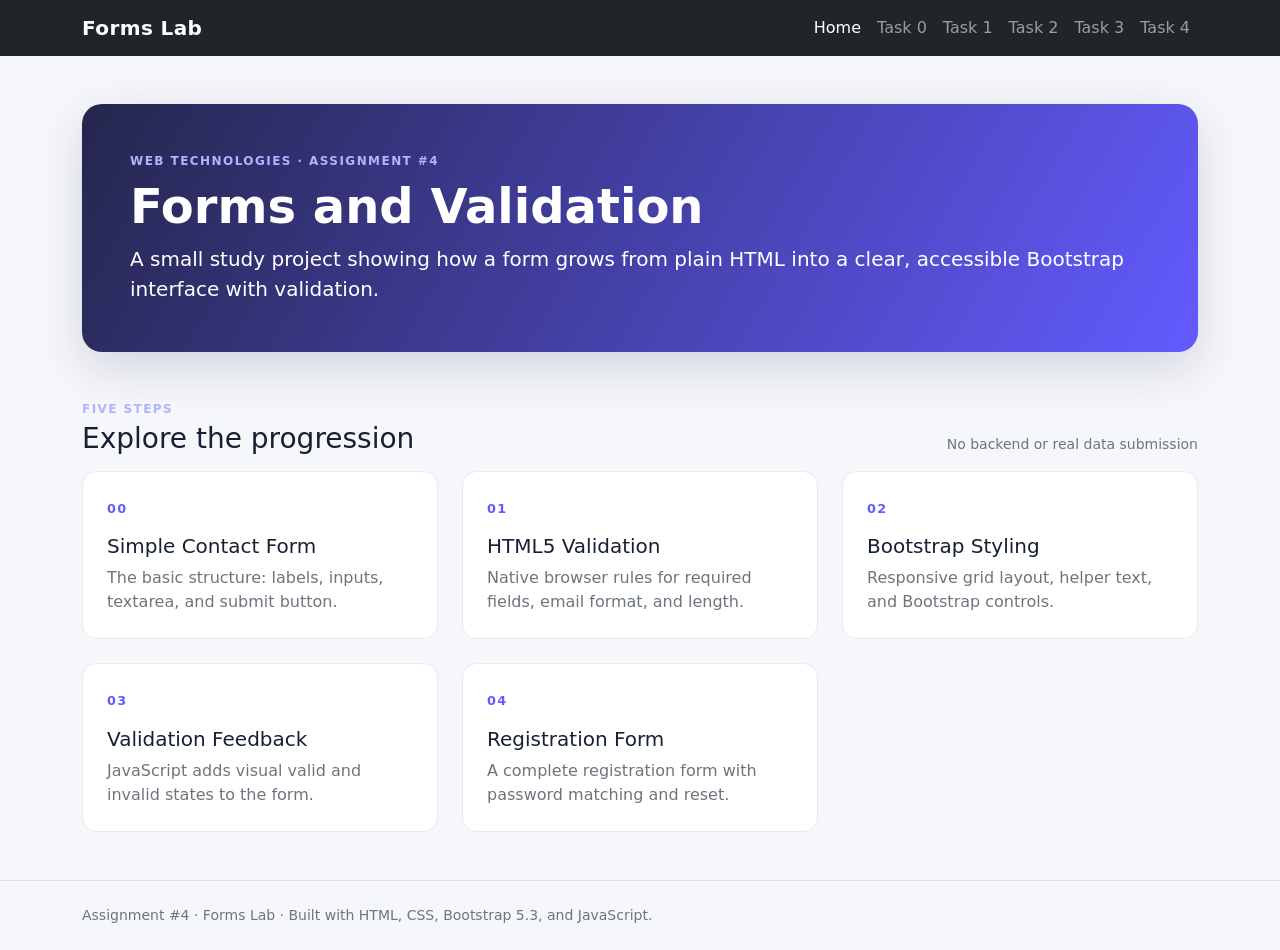
<file: index.html>
<!doctype html>
<html lang="en">
<head>
  <meta charset="utf-8">
  <meta name="viewport" content="width=device-width, initial-scale=1">
  <meta name="description" content="Assignment 4: Forms and Validation">
  <title>Forms Lab | Assignment 4</title>
  <link href="https://cdn.jsdelivr.net/npm/bootstrap@5.3.3/dist/css/bootstrap.min.css" rel="stylesheet">
  <link rel="stylesheet" href="style.css">
</head>
<body>
  <nav class="navbar navbar-expand-lg bg-dark navbar-dark" aria-label="Main navigation">
    <div class="container">
      <a class="navbar-brand fw-semibold" href="index.html">Forms Lab</a>
      <button class="navbar-toggler" type="button" data-bs-toggle="collapse" data-bs-target="#mainNavigation"
              aria-controls="mainNavigation" aria-expanded="false" aria-label="Toggle navigation">
        <span class="navbar-toggler-icon"></span>
      </button>
      <div class="collapse navbar-collapse" id="mainNavigation">
        <ul class="navbar-nav ms-auto">
          <li class="nav-item"><a class="nav-link active" aria-current="page" href="index.html">Home</a></li>
          <li class="nav-item"><a class="nav-link" href="task0.html">Task 0</a></li>
          <li class="nav-item"><a class="nav-link" href="task1.html">Task 1</a></li>
          <li class="nav-item"><a class="nav-link" href="task2.html">Task 2</a></li>
          <li class="nav-item"><a class="nav-link" href="task3.html">Task 3</a></li>
          <li class="nav-item"><a class="nav-link" href="task4.html">Task 4</a></li>
        </ul>
      </div>
    </div>
  </nav>

  <main class="container py-5">
    <section class="hero-panel p-4 p-md-5 mb-5">
      <p class="eyebrow mb-2">Web Technologies · Assignment #4</p>
      <h1 class="display-5 fw-bold">Forms and Validation</h1>
      <p class="lead mb-0">A small study project showing how a form grows from plain HTML into a clear, accessible Bootstrap interface with validation.</p>
    </section>

    <section aria-labelledby="tasks-heading">
      <div class="d-flex flex-wrap justify-content-between align-items-end gap-2 mb-3">
        <div>
          <p class="eyebrow mb-1">Five steps</p>
          <h2 id="tasks-heading" class="h3 mb-0">Explore the progression</h2>
        </div>
        <span class="text-secondary small">No backend or real data submission</span>
      </div>
      <div class="row g-4">
        <div class="col-md-6 col-xl-4">
          <a class="task-card h-100" href="task0.html">
            <span class="task-number">00</span><h3 class="h5">Simple Contact Form</h3>
            <p class="mb-0 text-secondary">The basic structure: labels, inputs, textarea, and submit button.</p>
          </a>
        </div>
        <div class="col-md-6 col-xl-4">
          <a class="task-card h-100" href="task1.html">
            <span class="task-number">01</span><h3 class="h5">HTML5 Validation</h3>
            <p class="mb-0 text-secondary">Native browser rules for required fields, email format, and length.</p>
          </a>
        </div>
        <div class="col-md-6 col-xl-4">
          <a class="task-card h-100" href="task2.html">
            <span class="task-number">02</span><h3 class="h5">Bootstrap Styling</h3>
            <p class="mb-0 text-secondary">Responsive grid layout, helper text, and Bootstrap controls.</p>
          </a>
        </div>
        <div class="col-md-6 col-xl-4">
          <a class="task-card h-100" href="task3.html">
            <span class="task-number">03</span><h3 class="h5">Validation Feedback</h3>
            <p class="mb-0 text-secondary">JavaScript adds visual valid and invalid states to the form.</p>
          </a>
        </div>
        <div class="col-md-6 col-xl-4">
          <a class="task-card h-100" href="task4.html">
            <span class="task-number">04</span><h3 class="h5">Registration Form</h3>
            <p class="mb-0 text-secondary">A complete registration form with password matching and reset.</p>
          </a>
        </div>
      </div>
    </section>
  </main>

  <footer class="border-top py-4">
    <div class="container text-secondary small">Assignment #4 · Forms Lab · Built with HTML, CSS, Bootstrap 5.3, and JavaScript.</div>
  </footer>
  <script src="https://cdn.jsdelivr.net/npm/bootstrap@5.3.3/dist/js/bootstrap.bundle.min.js"></script>
</body>
</html>
</file>
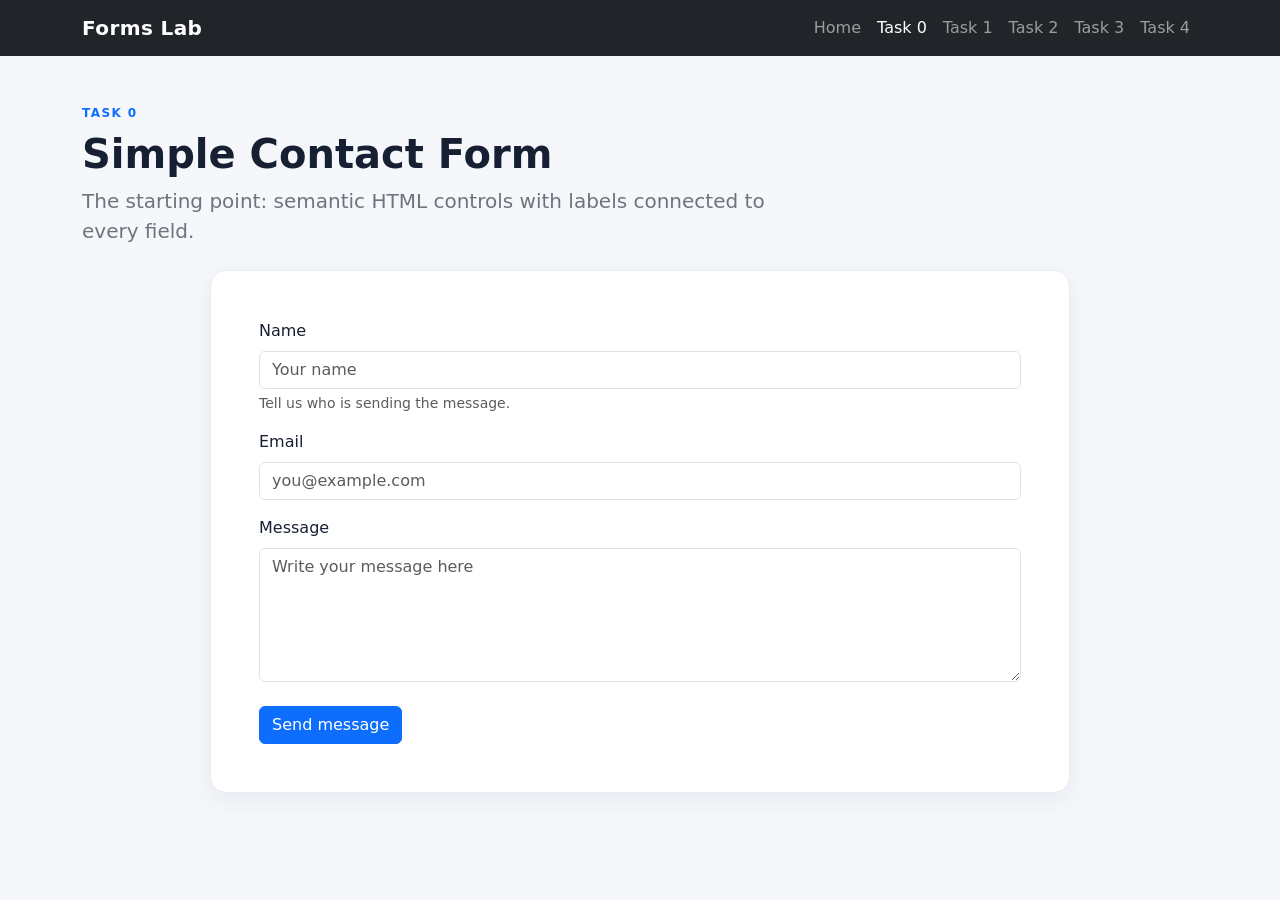
<file: task0.html>
<!doctype html>
<html lang="en">
  <head>
    <meta charset="utf-8" />
    <meta name="viewport" content="width=device-width, initial-scale=1" />
    <title>Task 0 | Forms Lab</title>
    <link
      href="https://cdn.jsdelivr.net/npm/bootstrap@5.3.3/dist/css/bootstrap.min.css"
      rel="stylesheet" />
    <link rel="stylesheet" href="style.css" />
  </head>
  <body>
    <nav
      class="navbar navbar-expand-lg bg-dark navbar-dark"
      aria-label="Main navigation">
      <div class="container">
        <a class="navbar-brand fw-semibold" href="index.html">Forms Lab</a>
        <button
          class="navbar-toggler"
          type="button"
          data-bs-toggle="collapse"
          data-bs-target="#mainNavigation"
          aria-controls="mainNavigation"
          aria-expanded="false"
          aria-label="Toggle navigation">
          <span class="navbar-toggler-icon"></span>
        </button>
        <div class="collapse navbar-collapse" id="mainNavigation">
          <ul class="navbar-nav ms-auto">
            <li class="nav-item">
              <a class="nav-link" href="index.html">Home</a>
            </li>
            <li class="nav-item">
              <a class="nav-link active" aria-current="page" href="task0.html"
                >Task 0</a
              >
            </li>
            <li class="nav-item">
              <a class="nav-link" href="task1.html">Task 1</a>
            </li>
            <li class="nav-item">
              <a class="nav-link" href="task2.html">Task 2</a>
            </li>
            <li class="nav-item">
              <a class="nav-link" href="task3.html">Task 3</a>
            </li>
            <li class="nav-item">
              <a class="nav-link" href="task4.html">Task 4</a>
            </li>
          </ul>
        </div>
      </div>
    </nav>
    <main class="container py-5">
      <div class="page-intro mb-4">
        <p class="eyebrow text-primary mb-2">Task 0</p>
        <h1 class="display-6 fw-bold">Simple Contact Form</h1>
        <p class="lead text-secondary">
          The starting point: semantic HTML controls with labels connected to
          every field.
        </p>
      </div>
      <section class="form-shell p-4 p-md-5">
        <form id="simpleContactForm">
          <div class="mb-3">
            <label class="form-label" for="name">Name</label
            ><input
              class="form-control"
              type="text"
              id="name"
              name="name"
              placeholder="Your name" />
            <div class="form-text">Tell us who is sending the message.</div>
          </div>
          <div class="mb-3">
            <label class="form-label" for="email">Email</label
            ><input
              class="form-control"
              type="email"
              id="email"
              name="email"
              placeholder="you@example.com" />
          </div>
          <div class="mb-4">
            <label class="form-label" for="message">Message</label
            ><textarea
              class="form-control"
              id="message"
              name="message"
              rows="5"
              placeholder="Write your message here"></textarea>
          </div>
          <button class="btn btn-primary" type="submit">Send message</button>
          <div
            id="simpleSuccess"
            class="alert alert-success mt-3 mb-0"
            role="status"
            hidden>
            Message sent successfully! This is a demo; no data was sent.
          </div>
        </form>
      </section>
    </main>
    <script src="simple-contact.js"></script>
    <script src="https://cdn.jsdelivr.net/npm/bootstrap@5.3.3/dist/js/bootstrap.bundle.min.js"></script>
  </body>
</html>
</file>
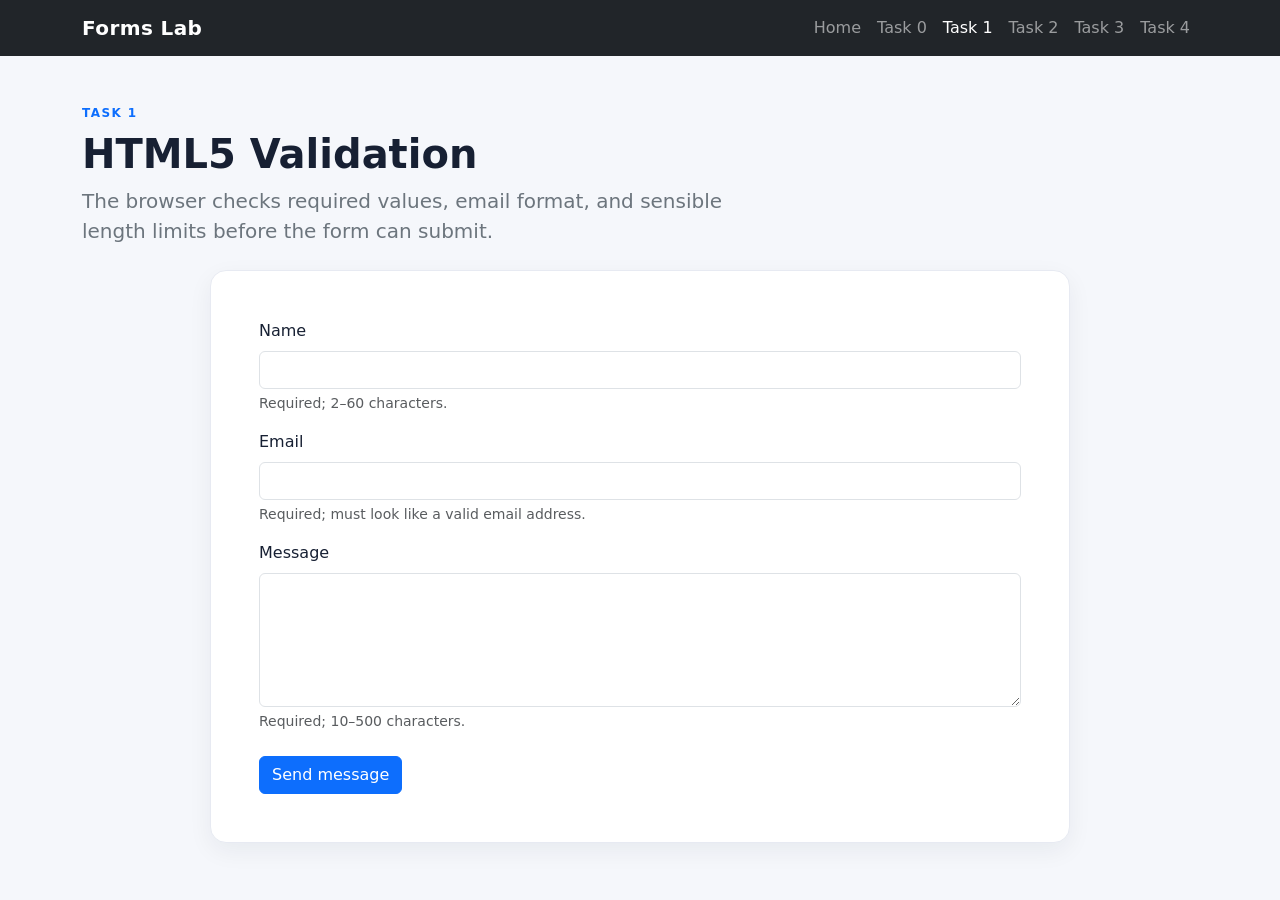
<file: task1.html>
<!doctype html>
<html lang="en">
  <head>
    <meta charset="utf-8" />
    <meta name="viewport" content="width=device-width, initial-scale=1" />
    <title>Task 1 | Forms Lab</title>
    <link
      href="https://cdn.jsdelivr.net/npm/bootstrap@5.3.3/dist/css/bootstrap.min.css"
      rel="stylesheet" />
    <link rel="stylesheet" href="style.css" />
  </head>
  <body>
    <nav
      class="navbar navbar-expand-lg bg-dark navbar-dark"
      aria-label="Main navigation">
      <div class="container">
        <a class="navbar-brand fw-semibold" href="index.html">Forms Lab</a
        ><button
          class="navbar-toggler"
          type="button"
          data-bs-toggle="collapse"
          data-bs-target="#mainNavigation"
          aria-controls="mainNavigation"
          aria-expanded="false"
          aria-label="Toggle navigation">
          <span class="navbar-toggler-icon"></span>
        </button>
        <div class="collapse navbar-collapse" id="mainNavigation">
          <ul class="navbar-nav ms-auto">
            <li class="nav-item">
              <a class="nav-link" href="index.html">Home</a>
            </li>
            <li class="nav-item">
              <a class="nav-link" href="task0.html">Task 0</a>
            </li>
            <li class="nav-item">
              <a class="nav-link active" aria-current="page" href="task1.html"
                >Task 1</a
              >
            </li>
            <li class="nav-item">
              <a class="nav-link" href="task2.html">Task 2</a>
            </li>
            <li class="nav-item">
              <a class="nav-link" href="task3.html">Task 3</a>
            </li>
            <li class="nav-item">
              <a class="nav-link" href="task4.html">Task 4</a>
            </li>
          </ul>
        </div>
      </div>
    </nav>
    <main class="container py-5">
      <div class="page-intro mb-4">
        <p class="eyebrow text-primary mb-2">Task 1</p>
        <h1 class="display-6 fw-bold">HTML5 Validation</h1>
        <p class="lead text-secondary">
          The browser checks required values, email format, and sensible length
          limits before the form can submit.
        </p>
      </div>
      <section class="form-shell p-4 p-md-5">
        <form id="simpleContactForm">
          <div class="mb-3">
            <label class="form-label" for="name">Name</label
            ><input
              class="form-control"
              type="text"
              id="name"
              name="name"
              required
              minlength="2"
              maxlength="60"
              autocomplete="name" />
            <div class="form-text">Required; 2–60 characters.</div>
          </div>
          <div class="mb-3">
            <label class="form-label" for="email">Email</label
            ><input
              class="form-control"
              type="email"
              id="email"
              name="email"
              required
              maxlength="120"
              autocomplete="email" />
            <div class="form-text">
              Required; must look like a valid email address.
            </div>
          </div>
          <div class="mb-4">
            <label class="form-label" for="message">Message</label
            ><textarea
              class="form-control"
              id="message"
              name="message"
              rows="5"
              required
              minlength="10"
              maxlength="500"></textarea>
            <div class="form-text">Required; 10–500 characters.</div>
          </div>
          <button class="btn btn-primary" type="submit">Send message</button>
          <div id="simpleSuccess" class="alert alert-success mt-3 mb-0" role="status" hidden>
            Message sent successfully! This is a demo; no data was sent.
          </div>
        </form>
      </section>
    </main>
    <script src="simple-contact.js"></script>
    <script src="https://cdn.jsdelivr.net/npm/bootstrap@5.3.3/dist/js/bootstrap.bundle.min.js"></script>
  </body>
</html>
</file>
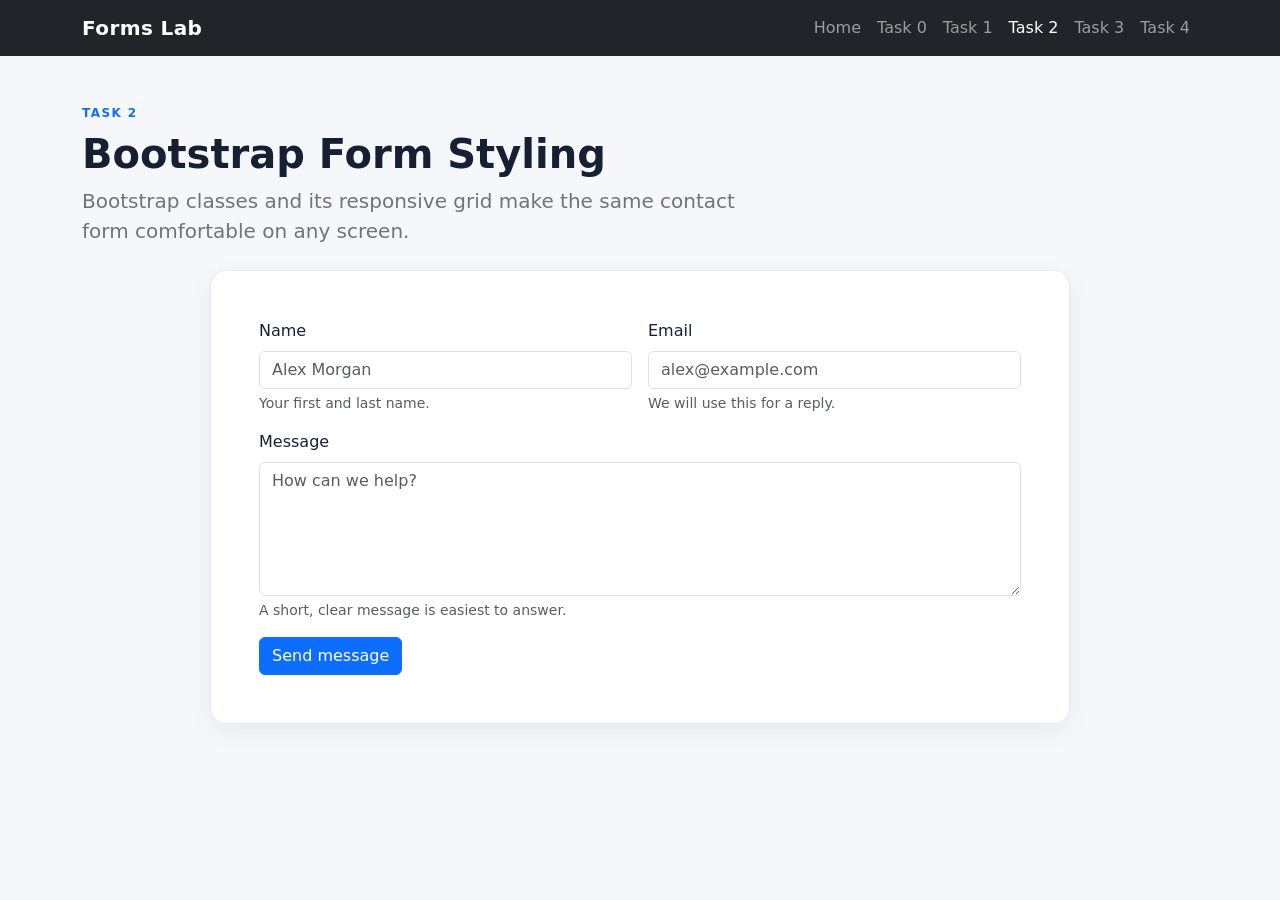
<file: task2.html>
<!doctype html>
<html lang="en">
  <head>
    <meta charset="utf-8" />
    <meta name="viewport" content="width=device-width, initial-scale=1" />
    <title>Task 2 | Forms Lab</title>
    <link
      href="https://cdn.jsdelivr.net/npm/bootstrap@5.3.3/dist/css/bootstrap.min.css"
      rel="stylesheet" />
    <link rel="stylesheet" href="style.css" />
  </head>
  <body>
    <nav
      class="navbar navbar-expand-lg bg-dark navbar-dark"
      aria-label="Main navigation">
      <div class="container">
        <a class="navbar-brand fw-semibold" href="index.html">Forms Lab</a
        ><button
          class="navbar-toggler"
          type="button"
          data-bs-toggle="collapse"
          data-bs-target="#mainNavigation"
          aria-controls="mainNavigation"
          aria-expanded="false"
          aria-label="Toggle navigation">
          <span class="navbar-toggler-icon"></span>
        </button>
        <div class="collapse navbar-collapse" id="mainNavigation">
          <ul class="navbar-nav ms-auto">
            <li class="nav-item">
              <a class="nav-link" href="index.html">Home</a>
            </li>
            <li class="nav-item">
              <a class="nav-link" href="task0.html">Task 0</a>
            </li>
            <li class="nav-item">
              <a class="nav-link" href="task1.html">Task 1</a>
            </li>
            <li class="nav-item">
              <a class="nav-link active" aria-current="page" href="task2.html"
                >Task 2</a
              >
            </li>
            <li class="nav-item">
              <a class="nav-link" href="task3.html">Task 3</a>
            </li>
            <li class="nav-item">
              <a class="nav-link" href="task4.html">Task 4</a>
            </li>
          </ul>
        </div>
      </div>
    </nav>
    <main class="container py-5">
      <div class="page-intro mb-4">
        <p class="eyebrow text-primary mb-2">Task 2</p>
        <h1 class="display-6 fw-bold">Bootstrap Form Styling</h1>
        <p class="lead text-secondary">
          Bootstrap classes and its responsive grid make the same contact form
          comfortable on any screen.
        </p>
      </div>
      <section class="form-shell p-4 p-md-5">
        <form id="simpleContactForm">
          <div class="row g-3">
            <div class="col-md-6">
              <label class="form-label" for="name">Name</label
              ><input
                class="form-control"
                type="text"
                id="name"
                name="name"
                placeholder="Alex Morgan" />
              <div class="form-text">Your first and last name.</div>
            </div>
            <div class="col-md-6">
              <label class="form-label" for="email">Email</label
              ><input
                class="form-control"
                type="email"
                id="email"
                name="email"
                placeholder="alex@example.com" />
              <div class="form-text">We will use this for a reply.</div>
            </div>
            <div class="col-12">
              <label class="form-label" for="message">Message</label
              ><textarea
                class="form-control"
                id="message"
                name="message"
                rows="5"
                placeholder="How can we help?"></textarea>
              <div class="form-text">
                A short, clear message is easiest to answer.
              </div>
            </div>
            <div class="col-12">
              <button class="btn btn-primary" type="submit">
                Send message
              </button>
            </div>
          </div>
          <div id="simpleSuccess" class="alert alert-success mt-3 mb-0" role="status" hidden>
            Message sent successfully! This is a demo; no data was sent.
          </div>
        </form>
      </section>
    </main>
    <script src="simple-contact.js"></script>
    <script src="https://cdn.jsdelivr.net/npm/bootstrap@5.3.3/dist/js/bootstrap.bundle.min.js"></script>
  </body>
</html>
</file>
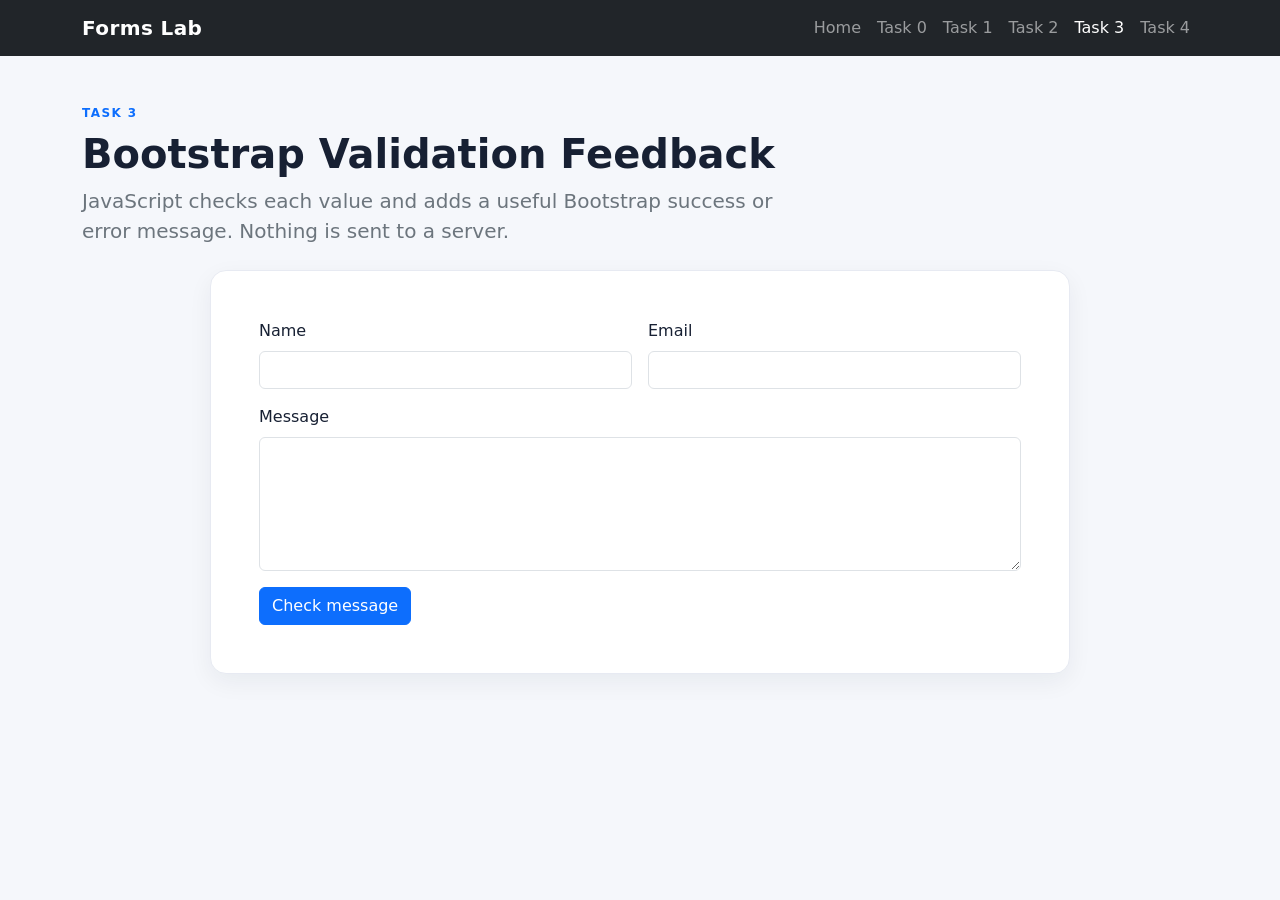
<file: task3.html>
<!doctype html>
<html lang="en">
  <head>
    <meta charset="utf-8" />
    <meta name="viewport" content="width=device-width, initial-scale=1" />
    <title>Task 3 | Forms Lab</title>
    <link
      href="https://cdn.jsdelivr.net/npm/bootstrap@5.3.3/dist/css/bootstrap.min.css"
      rel="stylesheet" />
    <link rel="stylesheet" href="style.css" />
  </head>
  <body>
    <nav
      class="navbar navbar-expand-lg bg-dark navbar-dark"
      aria-label="Main navigation">
      <div class="container">
        <a class="navbar-brand fw-semibold" href="index.html">Forms Lab</a
        ><button
          class="navbar-toggler"
          type="button"
          data-bs-toggle="collapse"
          data-bs-target="#mainNavigation"
          aria-controls="mainNavigation"
          aria-expanded="false"
          aria-label="Toggle navigation">
          <span class="navbar-toggler-icon"></span>
        </button>
        <div class="collapse navbar-collapse" id="mainNavigation">
          <ul class="navbar-nav ms-auto">
            <li class="nav-item">
              <a class="nav-link" href="index.html">Home</a>
            </li>
            <li class="nav-item">
              <a class="nav-link" href="task0.html">Task 0</a>
            </li>
            <li class="nav-item">
              <a class="nav-link" href="task1.html">Task 1</a>
            </li>
            <li class="nav-item">
              <a class="nav-link" href="task2.html">Task 2</a>
            </li>
            <li class="nav-item">
              <a class="nav-link active" aria-current="page" href="task3.html"
                >Task 3</a
              >
            </li>
            <li class="nav-item">
              <a class="nav-link" href="task4.html">Task 4</a>
            </li>
          </ul>
        </div>
      </div>
    </nav>
    <main class="container py-5">
      <div class="page-intro mb-4">
        <p class="eyebrow text-primary mb-2">Task 3</p>
        <h1 class="display-6 fw-bold">Bootstrap Validation Feedback</h1>
        <p class="lead text-secondary">
          JavaScript checks each value and adds a useful Bootstrap success or
          error message. Nothing is sent to a server.
        </p>
      </div>
      <section class="form-shell p-4 p-md-5">
        <form id="contactForm" novalidate>
          <div class="row g-3">
            <div class="col-md-6">
              <label class="form-label" for="name">Name</label
              ><input
                class="form-control"
                type="text"
                id="name"
                name="name"
                minlength="2"
                maxlength="60"
                aria-describedby="nameFeedback" />
              <div id="nameFeedback" class="invalid-feedback">
                Please enter 2–60 characters.
              </div>
              <div class="valid-feedback">Name looks good.</div>
            </div>
            <div class="col-md-6">
              <label class="form-label" for="email">Email</label
              ><input
                class="form-control"
                type="email"
                id="email"
                name="email"
                aria-describedby="emailFeedback" />
              <div id="emailFeedback" class="invalid-feedback">
                Enter a valid email address.
              </div>
              <div class="valid-feedback">Email looks good.</div>
            </div>
            <div class="col-12">
              <label class="form-label" for="message">Message</label
              ><textarea
                class="form-control"
                id="message"
                name="message"
                rows="5"
                minlength="10"
                maxlength="500"
                aria-describedby="messageFeedback"></textarea>
              <div id="messageFeedback" class="invalid-feedback">
                Please enter 10–500 characters.
              </div>
              <div class="valid-feedback">Message looks good.</div>
            </div>
            <div class="col-12 d-flex flex-wrap gap-2 align-items-center">
              <button class="btn btn-primary" type="submit">
                Check message
              </button>
              <div
                id="successMessage"
                class="alert alert-success feedback-summary mb-0 py-2"
                role="status">
                All fields are valid. This demo does not send data.
              </div>
            </div>
          </div>
        </form>
      </section>
    </main>
    <script src="validation.js"></script>
    <script src="https://cdn.jsdelivr.net/npm/bootstrap@5.3.3/dist/js/bootstrap.bundle.min.js"></script>
  </body>
</html>
</file>
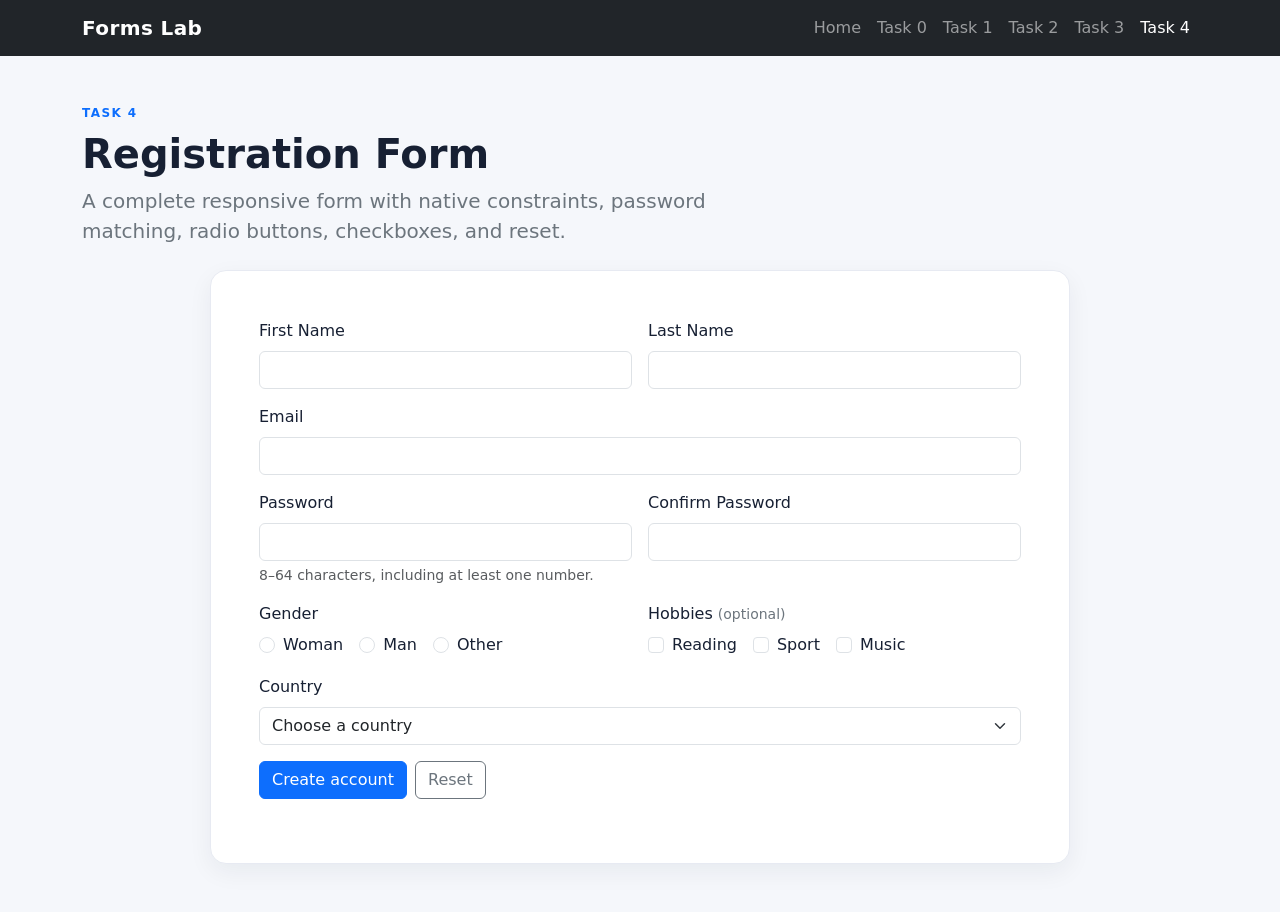
<file: task4.html>
<!doctype html>
<html lang="en">
  <head>
    <meta charset="utf-8" />
    <meta name="viewport" content="width=device-width, initial-scale=1" />
    <title>Task 4 | Forms Lab</title>
    <link
      href="https://cdn.jsdelivr.net/npm/bootstrap@5.3.3/dist/css/bootstrap.min.css"
      rel="stylesheet" />
    <link rel="stylesheet" href="style.css" />
  </head>
  <body>
    <nav
      class="navbar navbar-expand-lg bg-dark navbar-dark"
      aria-label="Main navigation">
      <div class="container">
        <a class="navbar-brand fw-semibold" href="index.html">Forms Lab</a
        ><button
          class="navbar-toggler"
          type="button"
          data-bs-toggle="collapse"
          data-bs-target="#mainNavigation"
          aria-controls="mainNavigation"
          aria-expanded="false"
          aria-label="Toggle navigation">
          <span class="navbar-toggler-icon"></span>
        </button>
        <div class="collapse navbar-collapse" id="mainNavigation">
          <ul class="navbar-nav ms-auto">
            <li class="nav-item">
              <a class="nav-link" href="index.html">Home</a>
            </li>
            <li class="nav-item">
              <a class="nav-link" href="task0.html">Task 0</a>
            </li>
            <li class="nav-item">
              <a class="nav-link" href="task1.html">Task 1</a>
            </li>
            <li class="nav-item">
              <a class="nav-link" href="task2.html">Task 2</a>
            </li>
            <li class="nav-item">
              <a class="nav-link" href="task3.html">Task 3</a>
            </li>
            <li class="nav-item">
              <a class="nav-link active" aria-current="page" href="task4.html"
                >Task 4</a
              >
            </li>
          </ul>
        </div>
      </div>
    </nav>
    <main class="container py-5">
      <div class="page-intro mb-4">
        <p class="eyebrow text-primary mb-2">Task 4</p>
        <h1 class="display-6 fw-bold">Registration Form</h1>
        <p class="lead text-secondary">
          A complete responsive form with native constraints, password matching,
          radio buttons, checkboxes, and reset.
        </p>
      </div>
      <section class="form-shell p-4 p-md-5">
        <form id="registrationForm" novalidate>
          <div class="row g-3">
            <div class="col-md-6">
              <label class="form-label" for="firstName">First Name</label
              ><input
                class="form-control"
                type="text"
                id="firstName"
                name="firstName"
                required
                minlength="2"
                maxlength="40"
                autocomplete="given-name" />
            </div>
            <div class="col-md-6">
              <label class="form-label" for="lastName">Last Name</label
              ><input
                class="form-control"
                type="text"
                id="lastName"
                name="lastName"
                required
                minlength="2"
                maxlength="40"
                autocomplete="family-name" />
            </div>
            <div class="col-12">
              <label class="form-label" for="registrationEmail">Email</label
              ><input
                class="form-control"
                type="email"
                id="registrationEmail"
                name="email"
                required
                autocomplete="email" />
            </div>
            <div class="col-md-6">
              <label class="form-label" for="password">Password</label
              ><input
                class="form-control"
                type="password"
                id="password"
                name="password"
                required
                minlength="8"
                maxlength="64"
                pattern="(?=.*[0-9]).{8,64}"
                autocomplete="new-password" />
              <div class="form-text">
                8–64 characters, including at least one number.
              </div>
            </div>
            <div class="col-md-6">
              <label class="form-label" for="confirmPassword"
                >Confirm Password</label
              ><input
                class="form-control"
                type="password"
                id="confirmPassword"
                name="confirmPassword"
                required
                autocomplete="new-password" />
              <div id="confirmFeedback" class="invalid-feedback">
                Passwords must match.
              </div>
            </div>
            <fieldset class="col-md-6">
              <legend class="col-form-label pt-0">Gender</legend>
              <div class="d-flex flex-wrap gap-3">
                <div class="form-check">
                  <input
                    class="form-check-input"
                    type="radio"
                    id="genderWoman"
                    name="gender"
                    value="woman"
                    required /><label class="form-check-label" for="genderWoman"
                    >Woman</label
                  >
                </div>
                <div class="form-check">
                  <input
                    class="form-check-input"
                    type="radio"
                    id="genderMan"
                    name="gender"
                    value="man" /><label
                    class="form-check-label"
                    for="genderMan"
                    >Man</label
                  >
                </div>
                <div class="form-check">
                  <input
                    class="form-check-input"
                    type="radio"
                    id="genderOther"
                    name="gender"
                    value="other" /><label
                    class="form-check-label"
                    for="genderOther"
                    >Other</label
                  >
                </div>
              </div>
            </fieldset>
            <fieldset class="col-md-6">
              <legend class="col-form-label pt-0">
                Hobbies
                <span class="text-secondary fw-normal small">(optional)</span>
              </legend>
              <div class="d-flex flex-wrap gap-3">
                <div class="form-check">
                  <input
                    class="form-check-input"
                    type="checkbox"
                    id="hobbyReading"
                    name="hobbies"
                    value="reading" /><label
                    class="form-check-label"
                    for="hobbyReading"
                    >Reading</label
                  >
                </div>
                <div class="form-check">
                  <input
                    class="form-check-input"
                    type="checkbox"
                    id="hobbySport"
                    name="hobbies"
                    value="sport" /><label
                    class="form-check-label"
                    for="hobbySport"
                    >Sport</label
                  >
                </div>
                <div class="form-check">
                  <input
                    class="form-check-input"
                    type="checkbox"
                    id="hobbyMusic"
                    name="hobbies"
                    value="music" /><label
                    class="form-check-label"
                    for="hobbyMusic"
                    >Music</label
                  >
                </div>
              </div>
            </fieldset>
            <div class="col-12">
              <label class="form-label" for="country">Country</label
              ><select class="form-select" id="country" name="country" required>
                <option value="" selected disabled>Choose a country</option>
                <option>Canada</option>
                <option>Germany</option>
                <option>India</option>
                <option>United Kingdom</option>
                <option>United States</option>
              </select>
            </div>
            <div class="col-12 d-flex flex-wrap gap-2">
              <button class="btn btn-primary" type="submit">
                Create account</button
              ><button class="btn btn-outline-secondary" type="reset">
                Reset
              </button>
            </div>
            <div class="col-12">
              <div
                id="registrationSuccess"
                class="alert alert-success feedback-summary mb-0"
                role="status">
                Registration details are valid. No account was created.
              </div>
            </div>
          </div>
        </form>
      </section>
    </main>
    <script src="registration.js"></script>
    <script src="https://cdn.jsdelivr.net/npm/bootstrap@5.3.3/dist/js/bootstrap.bundle.min.js"></script>
  </body>
</html>
</file>
<file: style.css>
:root {
  --ink: #172033;
  --muted: #667085;
  --accent: #635bff;
  --soft: #f5f7fb;
}

body {
  color: var(--ink);
  background: var(--soft);
}

.navbar-brand {
  letter-spacing: 0.02em;
}

main {
  min-height: calc(100vh - 132px);
}

.hero-panel {
  color: #fff;
  background: linear-gradient(120deg, #25264d, #635bff);
  border-radius: 1.25rem;
  box-shadow: 0 1rem 3rem rgba(37, 38, 77, 0.16);
}

.eyebrow {
  color: #aeb4ff;
  font-size: 0.75rem;
  font-weight: 700;
  letter-spacing: 0.12em;
  text-transform: uppercase;
}

.form-shell {
  max-width: 860px;
  margin: 0 auto;
  background: #fff;
  border: 1px solid #e7eaf2;
  border-radius: 1rem;
  box-shadow: 0 0.5rem 1.5rem rgba(23, 32, 51, 0.06);
}

.task-card {
  display: block;
  padding: 1.5rem;
  color: inherit;
  text-decoration: none;
  background: #fff;
  border: 1px solid #e7eaf2;
  border-radius: 0.9rem;
  transition:
    transform 0.2s ease,
    box-shadow 0.2s ease,
    border-color 0.2s ease;
}

.task-card:hover,
.task-card:focus-visible {
  border-color: var(--accent);
  box-shadow: 0 0.75rem 1.5rem rgba(99, 91, 255, 0.13);
  transform: translateY(-3px);
}

.task-number {
  display: inline-block;
  margin-bottom: 1rem;
  color: var(--accent);
  font-size: 0.8rem;
  font-weight: 700;
  letter-spacing: 0.1em;
}

.focus-ring:focus,
.form-control:focus,
.form-select:focus,
.form-check-input:focus,
button:focus-visible,
a:focus-visible {
  box-shadow: 0 0 0 0.25rem rgba(99, 91, 255, 0.25);
}

.page-intro {
  max-width: 700px;
}

.feedback-summary {
  display: none;
}

.feedback-summary.show {
  display: block;
}
</file>
